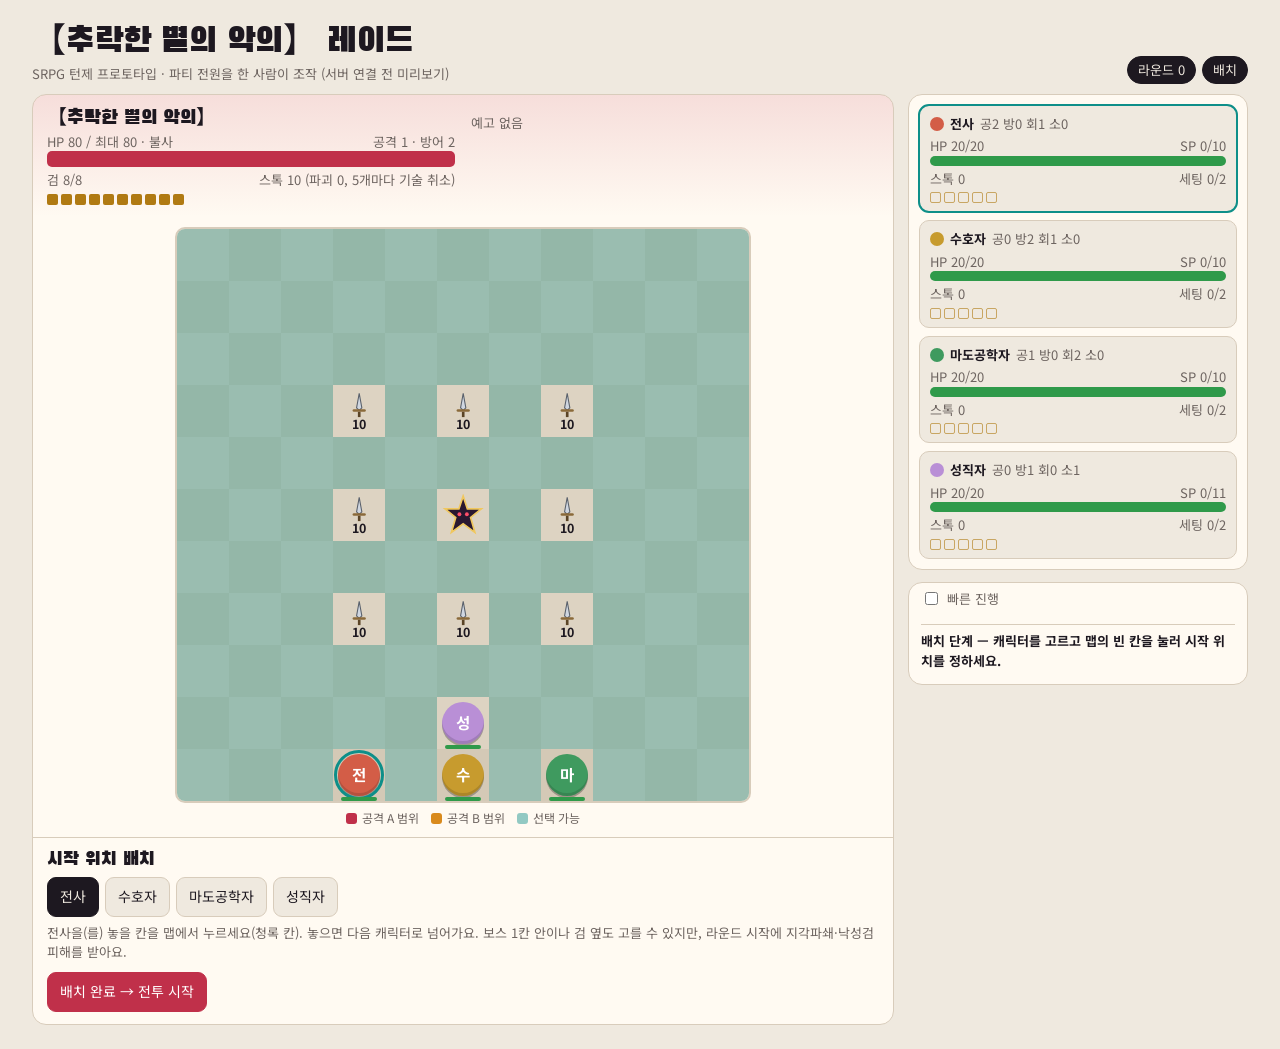
<file: raid.html>
<!DOCTYPE html>
<html lang="ko">
<head>
<meta charset="utf-8">
<meta name="viewport" content="width=device-width,initial-scale=1">
<title>추락한 별의 악의 레이드</title>
<link rel="preconnect" href="https://fonts.googleapis.com">
<link href="https://fonts.googleapis.com/css2?family=Black+Han+Sans&family=Noto+Sans+KR:wght@400;500;700&display=swap" rel="stylesheet">
<link rel="stylesheet" href="css/raid.css?v=20261121b">
</head>
<body>
<div class="wrap">
  <div class="top">
    <div><h1>【추락한 별의 악의】 레이드</h1><div class="hint" style="margin:3px 0 0" id="subhint">SRPG 턴제 프로토타입 · 파티 전원을 한 사람이 조작 (서버 연결 전 미리보기)</div></div>
    <div class="chips" id="chips"></div>
  </div>
  <div class="grid">
    <div class="card">
      <div class="boss" id="boss"></div>
      <div class="mapbox"><div class="map" id="map"></div>
        <div class="legend"><span style="--c:var(--boss)">공격 A 범위</span><span style="--c:var(--a2)">공격 B 범위</span><span style="--c:color-mix(in srgb,var(--ic) 45%,transparent)">선택 가능</span></div></div>
      <div class="ctrl" id="ctrl"></div>
    </div>
    <div>
      <div class="card"><div class="party" id="party"></div></div>
      <div class="card" style="margin-top:12px">
        <div class="opts"><label><input type="checkbox" id="fast"> 빠른 진행</label></div>
        <div id="log"></div>
      </div>
    </div>
  </div>
</div>
<div class="ov" id="ov"><div class="sheet" id="sheet"></div></div>
<script src="js/raid-battle.js?v=20261121b"></script>
</body>
</html>
</file>
<file: css/raid.css>
/* 시 스템 :: 딥 다이브 — 레이드 전투 화면 스타일 */
/* VOICE: 별이 떨어진 검의 무덤, 긴장감 있는 전술 보드
   IDEA: 보드게임 전장 — 11×11 격자, 중앙의 보스, 둘러싼 검 8자루, 예고된 공격 범위
   PICTURE: 맵 자체가 그림. 보스·검·파티 말, 두 공격의 범위 색
   COLOUR and TYPE: 밤하늘 남청 바탕 대신 먹색+별빛 금색, 공격 A 진홍, 공격 B 호박색, 선택 청록 / Black Han Sans + Noto Sans KR
   LAYOUT: 왼쪽 보스 정보+맵+조작부, 오른쪽 파티+로그, 900px 이하 세로 스택 */
:root{color-scheme:light dark;--bg:light-dark(#efe9df,#121015);--panel:light-dark(#fffaf2,#1c1920);--line:light-dark(#d8ccbb,#352f3b);--ink:light-dark(#1d1820,#efe8dc);--mute:light-dark(#6d6460,#a59c96);--boss:#c0304a;--a2:#d98a1c;--ic:light-dark(#0e8f89,#2fd3c9);--hp:light-dark(#2f9a4a,#4cc767);--sp:light-dark(#2d62c4,#6b9cff);--st:light-dark(#b07a12,#f0b43a);--g1:light-dark(#ddd3c2,#24202a);--g2:light-dark(#d4c9b6,#1f1b24)}
:root[data-theme=light]{color-scheme:light}:root[data-theme=dark]{color-scheme:dark}
*{box-sizing:border-box;min-width:0}
body{margin:0;background:var(--bg);color:var(--ink);font:15px/1.5 "Noto Sans KR",system-ui,sans-serif;overflow-x:clip}
h1,h2,.disp{font-family:"Black Han Sans","Noto Sans KR",sans-serif;font-weight:400;margin:0;line-height:1.1}
h1{font-size:clamp(24px,3.6vw,34px)}
.wrap{max-width:1280px;margin:0 auto;padding:clamp(12px,2.5vw,24px) max(2.5vw,10px)}
.top{display:flex;flex-wrap:wrap;gap:8px 16px;align-items:end;justify-content:space-between;margin-bottom:10px}
.chips{display:flex;gap:6px;flex-wrap:wrap;font-size:13px}
.chip{padding:3px 10px;border-radius:99px;border:1px solid var(--line);background:var(--panel);color:var(--mute);white-space:nowrap}
.chip.on{background:var(--ink);color:var(--bg);border-color:var(--ink)}
.chip.warn{background:var(--boss);border-color:var(--boss);color:#fff}
.grid{display:grid;grid-template-columns:minmax(0,1fr) 340px;gap:14px}
@media(max-width:920px){.grid{grid-template-columns:minmax(0,1fr)}}
.card{background:var(--panel);border:1px solid var(--line);border-radius:14px;overflow:hidden}
.boss{padding:12px 14px;display:grid;grid-template-columns:minmax(0,1fr) minmax(0,1fr);gap:10px 16px;background:linear-gradient(180deg,color-mix(in srgb,var(--boss) 14%,transparent),transparent)}
@media(max-width:640px){.boss{grid-template-columns:minmax(0,1fr)}}
.bar{height:10px;border-radius:5px;background:color-mix(in srgb,var(--ink) 12%,transparent);overflow:hidden;position:relative}
.bar>i{display:block;height:100%;transition:width .3s}
.bar.big{height:16px}
.row{display:flex;justify-content:space-between;gap:8px;font-size:13px;color:var(--mute);margin-top:3px}
.pips{display:flex;gap:3px;flex-wrap:wrap;margin-top:4px}
.pips i{width:11px;height:11px;border-radius:2px;background:var(--st)}
.pips i.x{background:transparent;outline:1.5px solid color-mix(in srgb,var(--st) 60%,transparent);outline-offset:-1.5px}
.atks{display:grid;gap:6px}
.atk{border:1px solid var(--line);border-left:5px solid var(--c);border-radius:8px;padding:6px 10px;font-size:13px;background:var(--bg)}
.atk b{font-size:14px}
.atk.cancel{opacity:.45;text-decoration:line-through}
/* 맵 타일: 모든 칸을 같은 크기의 정사각형으로 고정. 크기는 맵 상자 너비로만 정해지고(최대 52px), 칸 안의 내용(말·검·숫자)은 크기에 영향을 주지 않음 */
.mapbox{padding:10px 14px;container-type:inline-size}
.map{--tile:min(52px,calc((100cqi - 4px) / 11));display:grid;grid-template-columns:repeat(11,var(--tile));grid-template-rows:repeat(11,var(--tile));width:max-content;margin:0 auto;border:2px solid var(--line);border-radius:10px;overflow:hidden;user-select:none}
.t{position:relative;box-sizing:border-box;width:var(--tile);height:var(--tile);min-width:0;min-height:0;overflow:visible;background:var(--g1);display:flex;align-items:center;justify-content:center;line-height:1}
.t.alt{background:var(--g2)}
.t.dA::before,.t.dB::before{content:"";position:absolute;inset:0;pointer-events:none}
.t.dA::before{background:repeating-linear-gradient(45deg,color-mix(in srgb,var(--boss) 50%,transparent) 0 4px,color-mix(in srgb,var(--boss) 22%,transparent) 4px 8px)}
.t.dB::before{background:repeating-linear-gradient(-45deg,color-mix(in srgb,var(--a2) 55%,transparent) 0 4px,color-mix(in srgb,var(--a2) 22%,transparent) 4px 8px)}
.t.dA.dB::before{background:repeating-linear-gradient(45deg,color-mix(in srgb,var(--boss) 55%,transparent) 0 4px,color-mix(in srgb,var(--a2) 55%,transparent) 4px 8px)}
.t.pick{cursor:pointer;box-shadow:inset 0 0 0 999px color-mix(in srgb,var(--ic) 32%,transparent)}
.t.pick:hover{box-shadow:inset 0 0 0 999px color-mix(in srgb,var(--ic) 55%,transparent)}
.pav{width:30px;height:30px;border-radius:50%;object-fit:cover;border:2px solid;flex:none}
.tok{position:relative;z-index:2;width:82%;height:82%;flex:none;box-sizing:border-box;display:flex;flex-direction:column;align-items:center;justify-content:center;pointer-events:none}
.pl{border-radius:50%;color:#fff;font-weight:700;font-size:calc(var(--tile) * .3);box-shadow:0 2px 0 #0004,inset 0 -3px 0 #0002}
.pl.sel{outline:3px solid var(--ic);outline-offset:1px}
.pl.dead{filter:grayscale(1);opacity:.35}
.pl .mb{position:absolute;bottom:-5px;left:8%;right:8%;height:4px;background:#0006;border-radius:2px;overflow:hidden}
.pl .mb i{display:block;height:100%;background:var(--hp)}
.pl .stt{position:absolute;top:-6px;right:-6px;font-size:9px;background:var(--boss);color:#fff;border-radius:6px;padding:0 3px}
.sw{font-size:calc(var(--tile) * .24);color:var(--ink);font-weight:700}
.sw svg{width:62%;height:62%}
.bs svg{width:118%;height:118%}
.hit{animation:hit .35s}@keyframes hit{30%{transform:translateX(-3px)}70%{transform:translateX(3px)}}
@media(prefers-reduced-motion:reduce){.hit{animation:none}.bar>i{transition:none}}
.legend{display:flex;gap:12px;flex-wrap:wrap;font-size:12px;color:var(--mute);justify-content:center;margin-top:6px}
.legend span::before{content:"";display:inline-block;width:11px;height:11px;border-radius:3px;margin-right:5px;vertical-align:-1px;background:var(--c)}
.ctrl{border-top:1px solid var(--line);padding:12px 14px}
.ctrl h2{font-size:19px;margin-bottom:6px}
.tabs,.acts{display:flex;flex-wrap:wrap;gap:6px}
button{font:inherit;font-size:14px;min-height:40px;padding:6px 12px;border-radius:9px;border:1px solid var(--line);background:var(--bg);color:var(--ink);cursor:pointer}
button:focus-visible{outline:3px solid var(--ic);outline-offset:2px}
button.sel{background:var(--ink);color:var(--bg);border-color:var(--ink)}
button.go{background:var(--boss);color:#fff;border-color:var(--boss)}
button.icb{background:var(--ic);color:#04201e;border-color:var(--ic);font-weight:700}
button:disabled{opacity:.4;cursor:not-allowed}
.skb{text-align:left;display:flex;flex-direction:column;align-items:flex-start;gap:3px;min-width:200px;max-width:300px;padding:10px 14px;font-size:16px}
.skb b{font-size:17px}
.skb small{font-size:14px;opacity:.85;line-height:1.4}
.skb.pend{outline:3px solid var(--ic);outline-offset:2px}
.spdrow{display:flex;gap:6px;align-items:center;flex-wrap:wrap;margin-top:8px;padding:8px 10px;border-radius:10px;background:color-mix(in srgb,var(--ic) 12%,transparent);font-size:15px}
.spdrow button{min-width:46px;font-size:16px;font-weight:700}
.hint{font-size:13px;color:var(--mute);margin-top:6px}
.q{font-size:13px;margin-top:8px;display:grid;gap:4px}
.q div{display:flex;justify-content:space-between;gap:8px;border:1px solid var(--line);border-radius:7px;padding:4px 8px;background:var(--bg)}
.q div button{min-height:28px;padding:0 8px}
.party{display:grid;gap:8px;padding:10px}
.pc{border:1px solid var(--line);border-radius:10px;padding:8px 10px;background:var(--bg);font-size:13px;cursor:pointer}
.pc.sel{outline:2px solid var(--ic);outline-offset:-1px}
.pc.dead{opacity:.45}
.pc .nm{display:flex;align-items:center;gap:6px}
.pc .dot{width:14px;height:14px;border-radius:50%}
.tag{display:inline-block;font-size:11px;padding:0 6px;border-radius:5px;background:color-mix(in srgb,var(--ic) 18%,transparent);margin:2px 3px 0 0}
.tag.bad{background:color-mix(in srgb,var(--boss) 22%,transparent)}
#log{max-height:420px;overflow-y:auto;padding:0 12px 12px;font-size:13px}
#log p{margin:2px 0}
#log .rd{margin-top:10px;font-weight:700;border-top:1px solid var(--line);padding-top:6px}
#log .ic{color:var(--ic);font-weight:700}
#log .sp{padding-left:9px;border-left:3px solid var(--ic);color:var(--mute)}
#log .dm{color:var(--boss)}
.opts{display:flex;gap:12px;flex-wrap:wrap;font-size:13px;padding:6px 12px;color:var(--mute)}
.opts label{display:flex;gap:6px;align-items:center}
.ov{position:fixed;inset:0;background:rgb(0 0 0/.5);display:none;align-items:end;justify-content:center;padding:12px;z-index:9}
.ov.on{display:flex}
.sheet{background:var(--panel);border:2px solid var(--ic);border-radius:16px;width:min(560px,100%);max-height:86vh;overflow:auto;padding:16px}
.sheet h2{font-size:22px;color:var(--ic);margin-bottom:6px}
.sheet .acts{margin-top:10px}
.hitopts{display:grid;grid-template-columns:repeat(3,minmax(0,1fr));gap:10px;margin-top:10px}
@media(max-width:520px){.hitopts{grid-template-columns:minmax(0,1fr)}}
.hitb{font:inherit;text-align:left;border:2px solid var(--ic);border-radius:14px;background:color-mix(in srgb,var(--ic) 10%,var(--panel));color:var(--ink);padding:14px;min-height:110px;display:flex;flex-direction:column;gap:6px;cursor:pointer}
.hitb b{font-family:"Black Han Sans",sans-serif;font-weight:400;font-size:24px}
.hitb small{color:var(--mute);font-size:13px}
.hitb em,.clashl em{font-style:normal;font-size:12px;font-weight:700;color:var(--boss,#c0304a)}
.hitb[aria-disabled=true],.skb.dim{opacity:.4;cursor:not-allowed;border-color:var(--line)}
.clashl{display:grid;grid-template-columns:repeat(auto-fill,minmax(200px,1fr));gap:8px}
.takeb{margin-top:10px;width:100%}
.sheet .row{display:flex;gap:8px}
.sheet .ghost{font:inherit;font-size:14px;min-height:38px;padding:6px 12px;border-radius:9px;border:1px solid var(--line);background:var(--bg);color:var(--ink);cursor:pointer}
.end{text-align:center;padding:18px}
.end .disp{font-size:40px;margin-bottom:8px}
</file>
